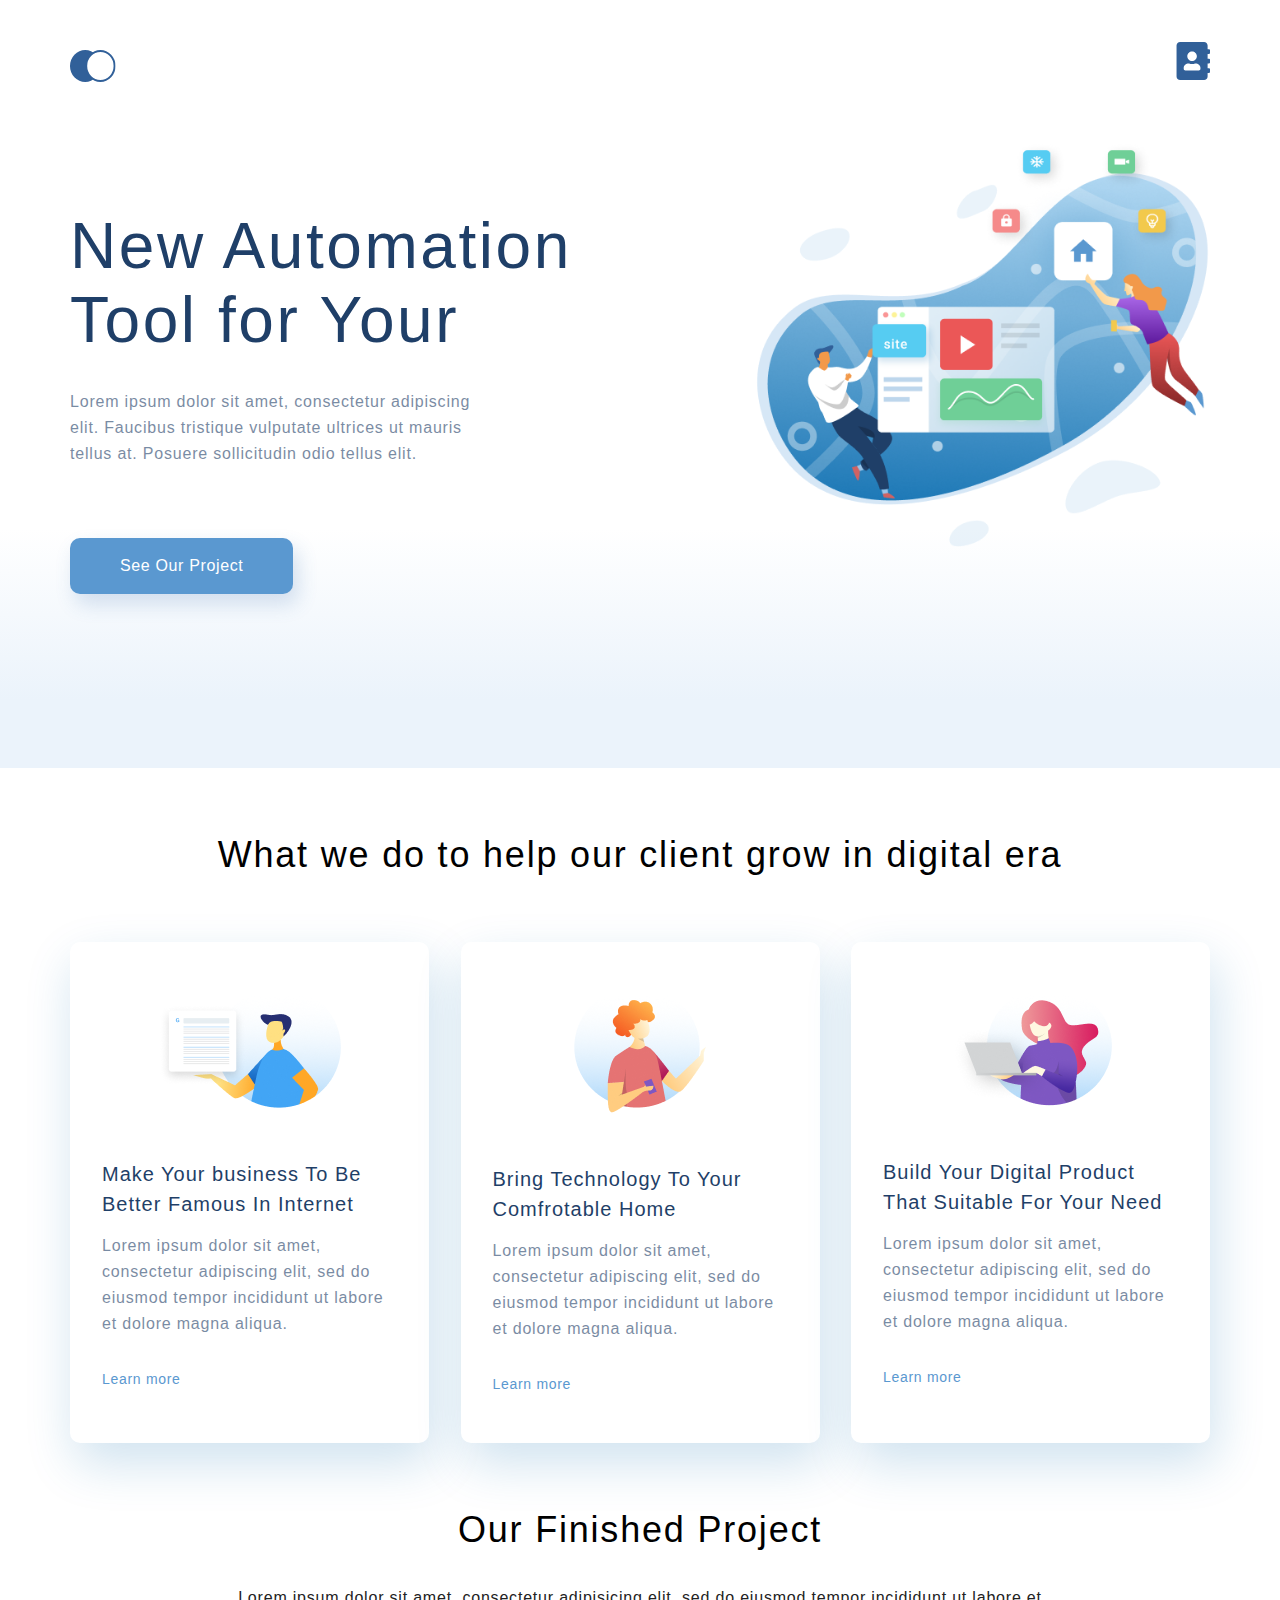
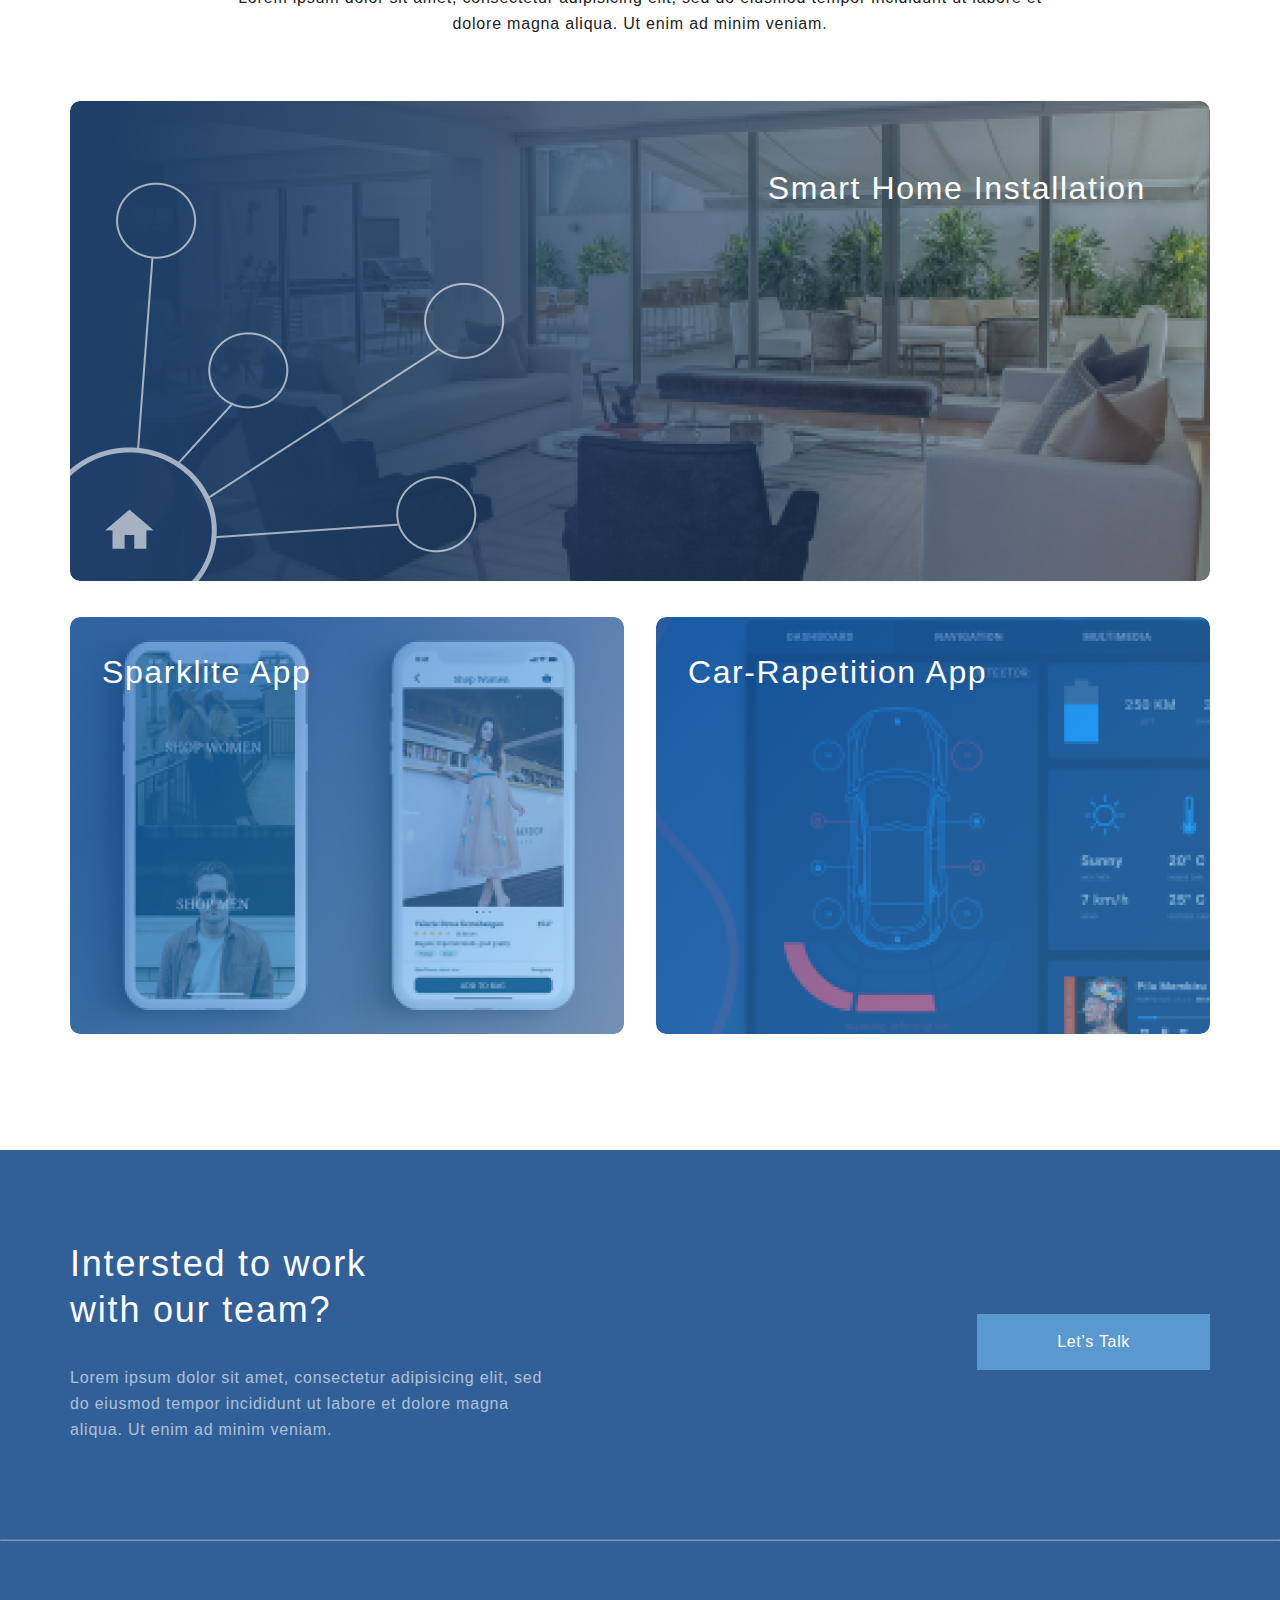
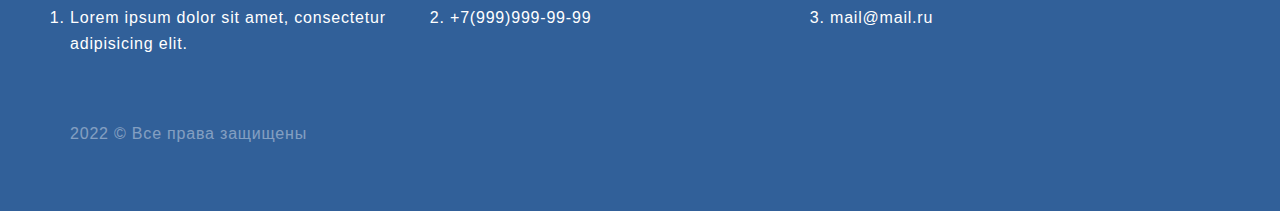
<file: index.html>
<!DOCTYPE html>
<html lang="en">

<head>
    <meta charset="UTF-8">
    <meta http-equiv="X-UA-Compatible" content="IE=edge">
    <meta name="viewport" content="width=device-width, initial-scale=1.0">
    <title>Document</title>
    <link rel="stylesheet" href="style.css">
</head>

<body>
    <div class="wrapper">
        <div class="top__content">
            <div class="top">
                <div class="container top__box">
                    <ul class="header">
                        <li class="menu-list"><a href="index.html"><img src="img/logo.svg" alt="logo"></a></li>
                        <li class="menu-list"><a href="contacts.html"><img src="img/contacts.svg" alt="contacts"></a>
                        </li>
                    </ul>
                    <div class="top__info">
                        <h1 class="top-heading">New Automation Tool for Your</h1>
                        <p class="text top-text">Lorem ipsum dolor sit amet, consectetur adipiscing elit. Faucibus
                            tristique
                            vulputate ultrices ut mauris tellus at. Posuere sollicitudin odio tellus elit.</p>
                        <a href="#" class="top__button">See Our Project</a>
                    </div>
                </div>
            </div>
            <div class="what-we-do container">
                <h3 class="heading_h3">What we do to help our client grow in digital era</h3>
                <div class="card-box">
                    <div class="card">
                        <img class="card__img" src="img/card_1.png" alt="card_1">
                        <h4 class="heading-mini">Make Your business To Be Better Famous In Internet</h4>
                        <p class="text card-text">Lorem ipsum dolor sit amet, consectetur adipiscing elit, sed do
                            eiusmod tempor
                            incididunt ut labore et dolore magna aliqua. </p>
                        <a class="card__link" href="#">Learn more</a>
                    </div>
                    <div class="card">
                        <img class="card__img" src="img/card_2.png" alt="card_2">
                        <h4 class="heading-mini">Bring Technology To Your Comfrotable Home</h4>
                        <p class="text card-text">Lorem ipsum dolor sit amet, consectetur adipiscing elit, sed do
                            eiusmod tempor
                            incididunt ut labore et dolore magna aliqua. </p>
                        <a class="card__link" href="#">Learn more</a>
                    </div>
                    <div class="card">
                        <img class="card__img" src="img/card_3.png" alt="card_3">
                        <h4 class="heading-mini">Build Your Digital Product That Suitable For Your Need</h4>
                        <p class="text card-text">Lorem ipsum dolor sit amet, consectetur adipiscing elit, sed do
                            eiusmod tempor
                            incididunt ut labore et dolore magna aliqua.</p>
                        <a class="card__link" href="#">Learn more</a>
                    </div>
                </div>
            </div>
            <div class="project container">
                <h3 class="heading_h3">Our Finished Project</h3>
                <p class="text text_project">Lorem ipsum dolor sit amet, consectetur adipisicing elit, sed do eiusmod
                    tempor
                    incididunt ut
                    labore et dolore magna aliqua. Ut enim ad minim veniam.</p>
                <div class="project__item">
                    <img class="project__img" src="img/project_1.png" alt="project_1">
                    <p class="project__text">Smart Home Installation</p>
                </div>
                <div class="project__parent">
                    <div class="project__item project__item_margin">
                        <img class="project__img" src="img/project_2.png" alt="project_2">
                        <p class="project__text project__text_mini">Sparklite App</p>
                    </div>
                    <div class="project__item">
                        <img class="project__img" src="img/project_3.png" alt="project_3">
                        <p class="project__text project__text_mini">Car-Rapetition App</p>
                    </div>
                </div>
            </div>
        </div>
        <div class="footer">
            <div class="footer__top container">
                <div class="footer__content">
                    <h3 class="heading_h3 footer-head">Intersted to work with our team?</h3>
                    <p class="text footer-text">Lorem ipsum dolor sit amet, consectetur adipisicing elit, sed do eiusmod
                        tempor incididunt ut labore et dolore magna aliqua. Ut enim ad minim veniam.</p>
                </div>
                <a href="#" class="footer__button">Let’s&nbsp;Talk</a>
            </div>
            <hr>
            <div class="footer__bottom container">
                <ol class="footer-info">
                    <li class="footer-list"> Lorem ipsum dolor sit amet, consectetur adipisicing elit.</li>
                    <li class="footer-list"> +7(999)999-99-99</li>
                    <li class="footer-list"> mail@mail.ru</li>
                </ol>
                <div class="footer__copy">
                    <p class="text__copy">2022 &copy; Все права защищены</p>
                </div>
            </div>
        </div>
    </div>
</body>

</html>
</file>
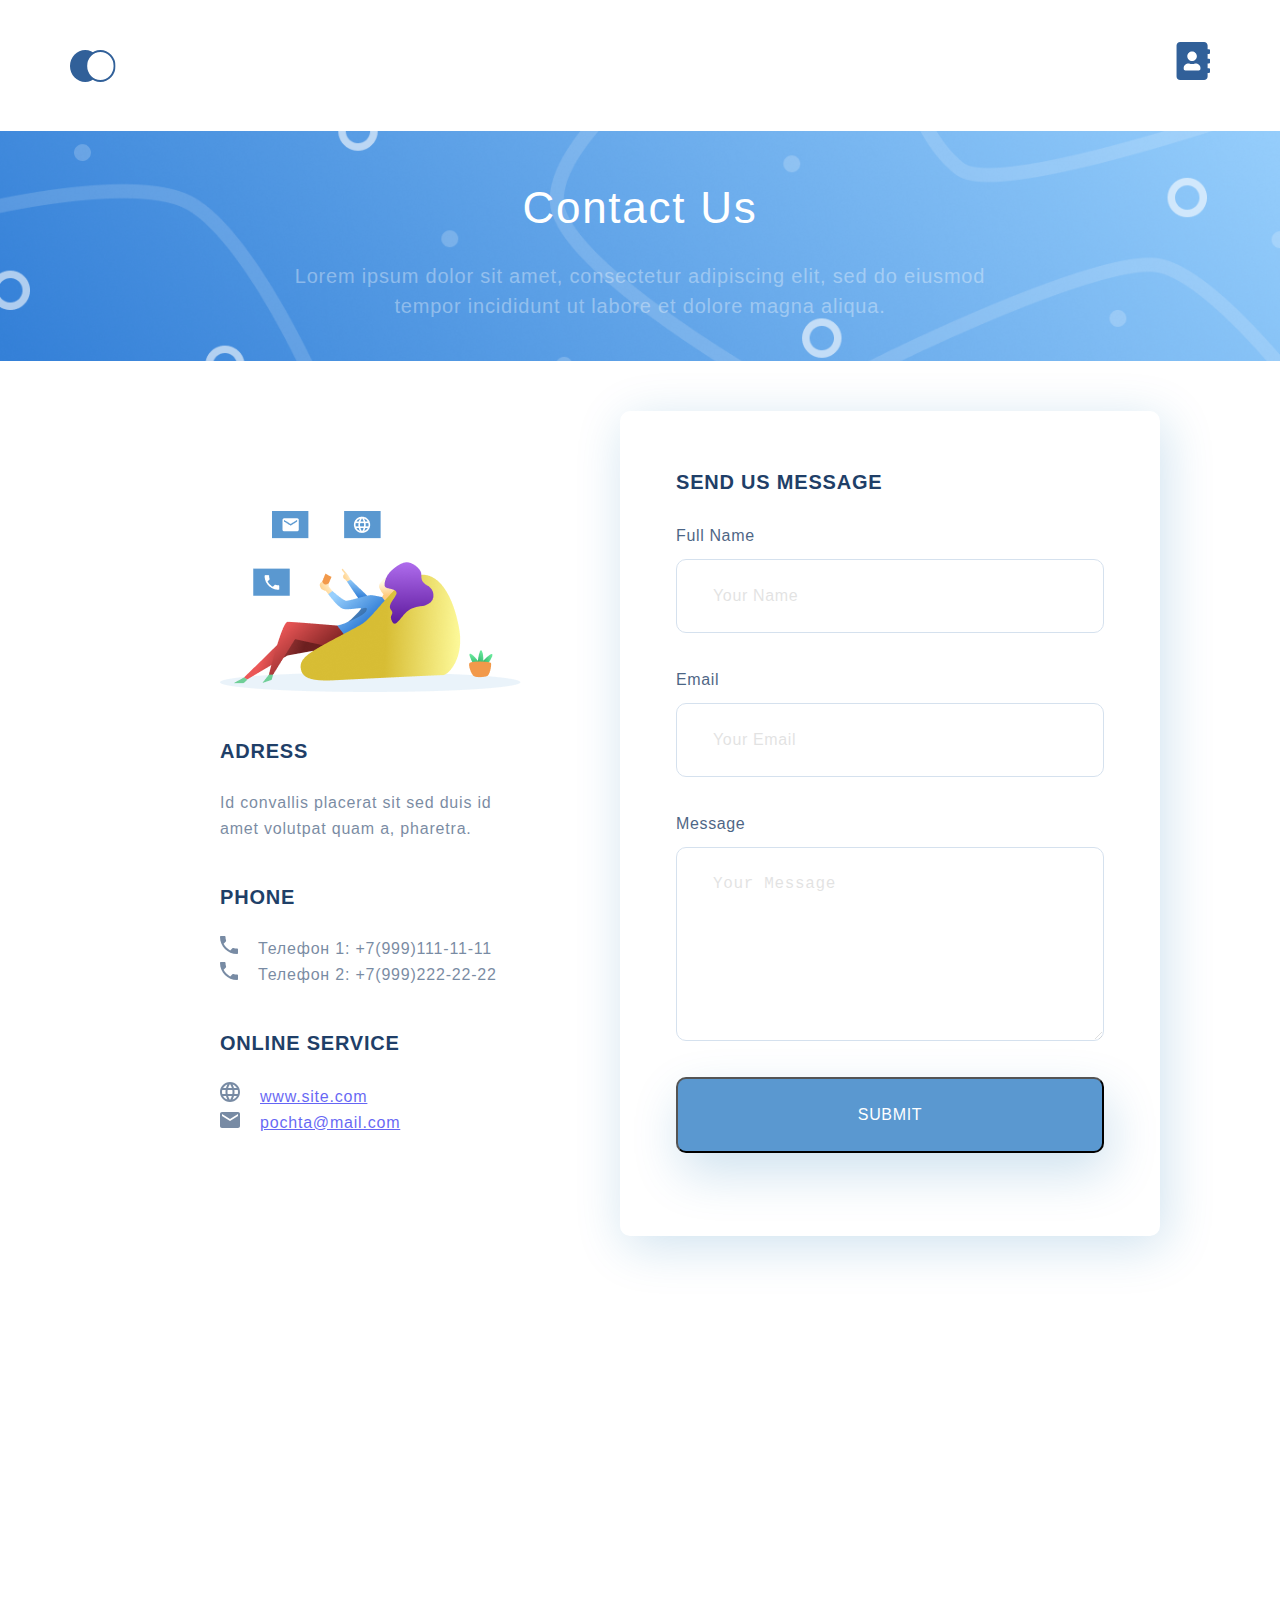
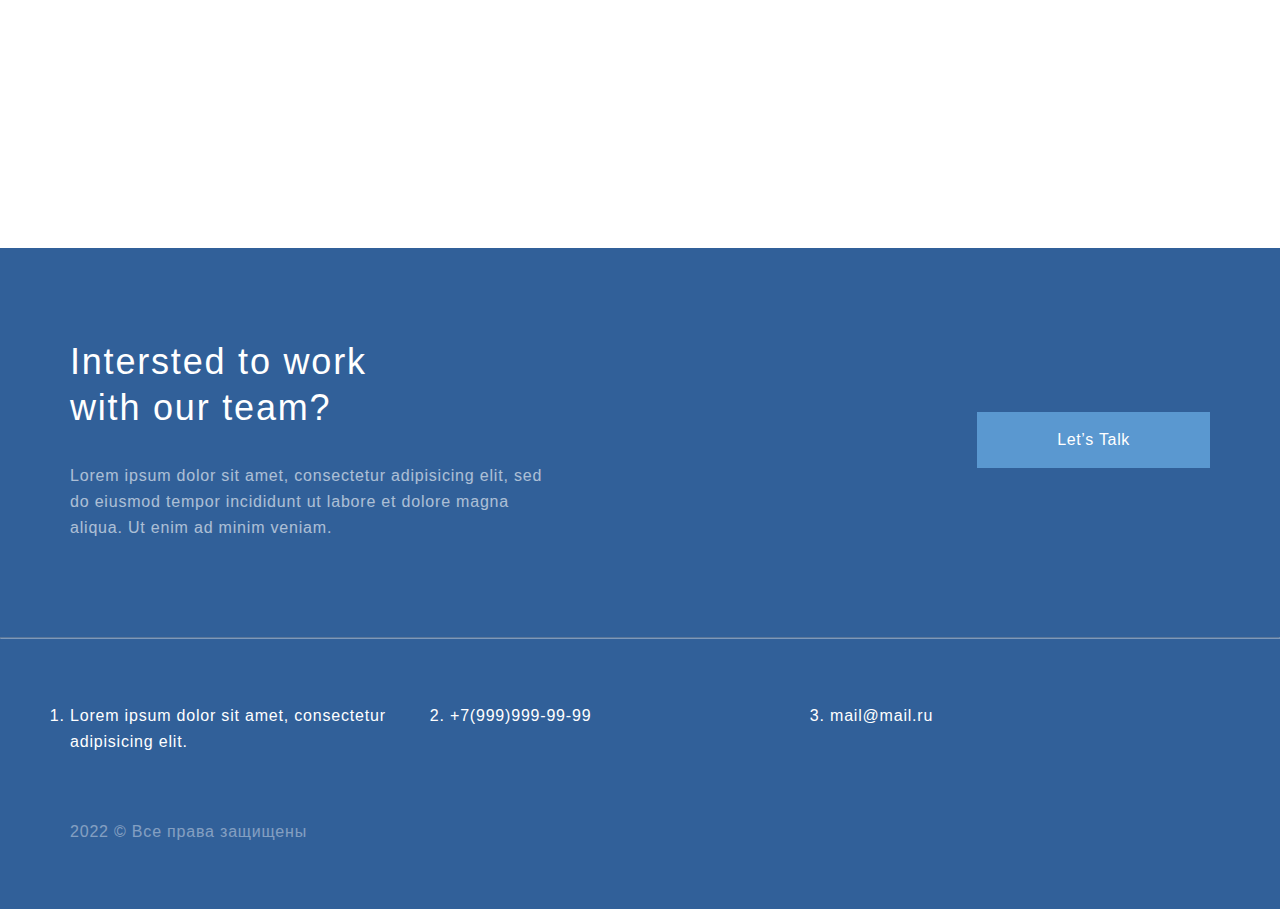
<file: contacts.html>
<!DOCTYPE html>
<html lang="en">

<head>
    <meta charset="UTF-8">
    <meta http-equiv="X-UA-Compatible" content="IE=edge">
    <meta name="viewport" content="width=device-width, initial-scale=1.0">
    <title>Document</title>
    <link rel="stylesheet" href="style.css">
</head>

<body>
    <div class="wrapper">
        <div class="top__content">
            <div class="contact__top container">
                <ul class="header">
                    <li class="menu-list"><a href="index.html"><img src="img/logo.svg" alt="logo"></a></li>
                    <li class="menu-list"><a href="contacts.html"><img src="img/contacts.svg" alt="contacts"></a></li>
                </ul>
            </div>
            <div class="contact-header">
                <div class="container">
                    <h2 class="heading_cont">Contact Us</h2>
                    <p class="text text-cont">Lorem ipsum dolor sit amet, consectetur adipiscing elit, sed do eiusmod
                        tempor
                        incididunt ut labore et dolore magna aliqua.</p>
                </div>
            </div>
            <form action="#" class="container main">
                <div class="contact-info">
                    <img src="img/contact_ico.png" alt="image contacts" title="Изображение контактов">
                    <h4 class="heading-mini cont-mini">Adress</h4>
                    <p class="text">Id convallis placerat sit sed duis id amet volutpat quam a, pharetra.</p>
                    <h4 class="heading-mini cont-mini">Phone</h4>
                    <ul class="phone">
                        <li class="phone__number text">Телефон 1: +7(999)111-11-11</li>
                        <li class="phone__number text">Телефон 2: +7(999)222-22-22</li>
                    </ul>
                    <h4 class="heading-mini cont-mini">Online service</h4>
                    <ul class="link text">
                        <li class="link__list"><a href="#" target="_blank">www.site.com</a></li>
                        <li class="link__list"><a href="#" target="_blank">pochta@mail.com</a></li>
                    </ul>
                </div>
                <div class="form">
                    <div class="form__content">
                        <h4 class="heading-mini cont-mini">Send us message</h4>
                        <p class="form__text">Full Name</p>
                        <input type="text" class="input input__text" placeholder="Your Name"><br>
                        <p class="form__text">Email</p>
                        <input type="email" class="input input__text" placeholder="Your Email"><br>
                        <p class="form__text">Message</p>
                        <textarea cols="40" rows="5" class="input input__text"
                            placeholder="Your Message"></textarea><br>
                        <button type="submit" class="submit">submit</button>
                    </div>
                </div>
            </form>
            <div class="container__map">
                <script type="text/javascript" style="display: block; width: 100%; height: 400px;" charset="utf-8" async
                    src="https://api-maps.yandex.ru/services/constructor/1.0/js/?um=constructor%3A2edd9ba0a1a27ba4f97fccf38b9c15118ed04c5df80a411c9aaff5c67d1a126a&amp;width=100%25&amp;height=400&amp;lang=ru_RU&amp;scroll=true"></script>
            </div>
        </div>
        <div class="footer">
            <div class="footer__top container">
                <div class="footer__content">
                    <h3 class="heading_h3 footer-head">Intersted to work with our team?</h3>
                    <p class="text footer-text">Lorem ipsum dolor sit amet, consectetur adipisicing elit, sed do eiusmod
                        tempor incididunt ut labore et dolore magna aliqua. Ut enim ad minim veniam.</p>
                </div>
                <a href="#" class="footer__button">Let’s&nbsp;Talk</a>
            </div>
            <hr>
            <div class="footer__bottom container">
                <ol class="footer-info">
                    <li class="footer-list"> Lorem ipsum dolor sit amet, consectetur adipisicing elit.</li>
                    <li class="footer-list"> +7(999)999-99-99</li>
                    <li class="footer-list"> mail@mail.ru</li>
                </ol>
                <div class="footer__copy">
                    <p class="text__copy">2022 &copy; Все права защищены</p>
                </div>
            </div>
        </div>
    </div>
</body>

</html>
</file>
<file: style.css>
* {
  margin: 0;
  padding: 0;
}

body {
  font-family: sans-serif;
}

.wrapper {
  display: flex;
  flex-direction: column;
  min-height: 100vh;
}

.top__content {
  flex-grow: 1;
}

.container {
  max-width: 1140px;
  margin: 0 auto;
}

.top {
  min-height: 768px;
  background: linear-gradient(0deg, #EBF3FB 8.84%, rgba(152, 195, 232, 0) 31.12%);
}

.header {
  display: flex;
  justify-content: space-between;
  list-style-type: none;
  padding-top: 42px;
}

.top__box {
  display: flex;
  flex-direction: column;
  height: 100%;
}

.top__info {
  padding-top: 115px;
  flex-grow: 1;
  background-image: url(img/top_back.png);
  background-repeat: no-repeat;
  background-position: right center;
  background-size: 40%;
}

.top__button {
  font-weight: 400;
  font-size: 16px;
  line-height: 26px;
  text-align: center;
  letter-spacing: 0.04em;
  color: #FFFFFF;
  background: #5A98D0;
  box-shadow: 5px 10px 20px rgba(53, 110, 173, 0.2);
  border-radius: 10px;
  padding: 15px 50px;
  text-decoration: none;
  display: inline-block;
  margin-top: 71px;
}

.top-heading {
  width: 510px;
  font-size: 64px;
  font-weight: 300;
  color: #1F3F68;
  line-height: 74px;
  letter-spacing: 0.04em;
  margin-bottom: 32px;
}

.top-text {
  width: 425px;
}

.what-we-do {
  padding-top: 64px;
}

.heading_h3 {
  font-size: 36px;
  text-align: center;
  font-weight: 300;
  line-height: 46px;
  letter-spacing: 0.05em;
  color: #000000;
}

.heading-mini {
  font-size: 20px;
  line-height: 30px;
  color: #1F3F68;
  font-weight: 400;
  letter-spacing: 0.05em;
  margin-bottom: 14px;
}

.text {
  font-size: 16px;
  line-height: 26px;
  color: #1F3F68;
  letter-spacing: 0.05em;
  opacity: 0.6;
}

.text_project {
  width: 75%;
  margin: 32px auto 64px;
  color: #222222;
  opacity: 1;
  text-align: center;
}

.card-box {
  display: flex;
  justify-content: space-between;
  padding-top: 64px;
  padding-bottom: 64px;
}

.card {
  width: 359px;
  padding: 44px 32px;
  box-sizing: border-box;
  background: #FFFFFF;
  box-shadow: 5px 20px 50px rgba(16, 112, 177, 0.2);
  border-radius: 10px;
  display: flex;
  flex-direction: column;
}

.card__img {
  align-self: center;
  margin-bottom: 51px;
}

.card__link {
  font-weight: 400;
  font-size: 14px;
  line-height: 30px;
  letter-spacing: 0.05em;
  color: #5A98D0;
  text-decoration: none;
  margin-top: 27px;
}

.project__img {
  width: 100%;
  border-radius: 10px;
}

.project__item {
  position: relative;
  flex-grow: 1;
}

.project__item_margin {
  margin-right: 32px;
}

.project__text {
  font-weight: 400;
  font-size: 32px;
  line-height: 46px;
  text-align: right;
  letter-spacing: 0.05em;
  color: #FFFFFF;
  position: absolute;
  top: 64px;
  right: 64px;
}

.project__parent {
  display: flex;
  justify-content: space-between;
  margin-top: 32px;
}

.project__text_mini {
  right: auto;
  left: 32px;
  top: 32px;
  text-align: left;
}

.footer {
  background: #316099;
  padding-top: 91px;
  padding-bottom: 64px;
  margin-top: 112px;
  flex-wrap: wrap;
}
.footer__top {
  padding-bottom: 96px;
  display: flex;
  justify-content: space-between;
  align-items: center;
  flex-wrap: wrap;
}
.footer-head {
  width: 340px;
  text-align: left;
  color: #FFFFFF;
  margin-bottom: 32px;
}
.footer-text {
  width: 495px;
  color: #FFFFFF;
}
.footer__button {
  font-weight: 400;
  font-size: 16px;
  line-height: 26px;
  text-align: center;
  letter-spacing: 0.04em;
  color: #FFFFFF;
  text-decoration: none;
  padding: 15px 80px;
  background: #5A98D0;
}
.footer hr {
  opacity: 0.4;
}
.footer-info {
  display: flex;
  justify-content: space-between;
  margin-top: 64px;
}
.footer-list {
  font-size: 16px;
  line-height: 26px;
  letter-spacing: 0.05em;
  color: #FFFFFF;
  flex-grow: 1;
  flex-basis: 33.3333%;
  margin-right: 32px;
}
.footer__copy {
  margin-top: 64px;
}
.footer .text__copy {
  font-weight: 400;
  font-size: 16px;
  line-height: 26px;
  letter-spacing: 0.05em;
  color: #FFFFFF;
  opacity: 0.4;
}

.contact-header {
  height: -webkit-fit-content;
  height: -moz-fit-content;
  height: fit-content;
  background-image: url(img/contact_us.png);
  background-size: cover;
}

.heading_cont {
  font-weight: 500;
  font-size: 44px;
  line-height: 74px;
  text-align: center;
  letter-spacing: 0.04em;
  color: #FFFFFF;
  padding-bottom: 16px;
  margin-top: revert;
  padding-top: 40px;
}

.text-cont {
  width: 750px;
  font-weight: 400;
  font-size: 20px;
  line-height: 30px;
  text-align: center;
  letter-spacing: 0.04em;
  color: rgba(255, 255, 255, 0.6);
  margin-left: auto;
  margin-right: auto;
  padding-bottom: 40px;
}

.main {
  display: flex;
  justify-content: center;
  margin-top: 50px;
  margin-bottom: 100px;
}

.contact-info {
  width: 300px;
  margin: 100px;
}

.cont-mini {
  font-weight: 500;
  letter-spacing: 0.04em;
  text-transform: uppercase;
  margin-top: 40px;
  margin-bottom: 24px;
  font-weight: bolder;
}

.phone {
  list-style-type: none;
}

.phone__number::before {
  content: url(img/phone.svg);
  margin-right: 20px;
}

.link {
  list-style-type: none;
  font-weight: 400;
  font-size: 16px;
  line-height: 26px;
  letter-spacing: 0.05em;
  color: #1F3F68;
}

.link__list:first-child::before {
  content: url(img/web.svg);
  margin-right: 20px;
}

.link__list:last-child::before {
  content: url(img/mail.svg);
  margin-right: 20px;
}

.form {
  width: 540px;
  background: #FFFFFF;
  box-shadow: 5px 10px 50px rgba(16, 112, 177, 0.2);
  border-radius: 10px;
}

.form__content {
  margin: 56px;
}

.form__text {
  padding-bottom: 8px;
  font-weight: 400;
  font-size: 16px;
  line-height: 30px;
  letter-spacing: 0.04em;
  color: #1F3F68;
  opacity: 0.8;
}

.input {
  width: -webkit-fill-available;
  opacity: 0.4;
  border: 1px solid #356EAD;
  border-radius: 10px;
  padding: 21px 36px;
  margin-bottom: 32px;
}

.input__text {
  font-weight: 300;
  font-size: 16px;
  line-height: 30px;
  letter-spacing: 0.04em;
  color: #1F3F68;
  opacity: 0.2;
}

.submit {
  background: #5A98D0;
  box-shadow: 5px 20px 50px rgba(16, 112, 177, 0.2);
  border-radius: 10px;
  font-weight: 500;
  font-size: 16px;
  line-height: 26px;
  text-align: center;
  letter-spacing: 0.04em;
  color: #FFFFFF;
  padding: 23px;
  width: -webkit-fill-available;
  text-transform: uppercase;
}

@media (max-width: 1024px) {
  .container {
    padding-left: 32px;
    padding-right: 32px;
  }
  .top__info {
    background-position: right 195px;
  }
  .card-box {
    flex-direction: column;
    align-items: center;
  }
  .card {
    margin-bottom: 32px;
  }
  .footer {
    padding-top: 48px;
  }
  .footer__top {
    padding-bottom: 64px;
  }
  .footer__button {
    padding: 4px 31px;
  }
  .footer-info {
    flex-direction: column;
  }
  .footer-list {
    margin-bottom: 24px;
  }
  .header {
    padding-top: 18px;
  }
  .text-cont {
    width: 100%;
  }
  .main {
    flex-direction: column;
    align-items: center;
    margin-bottom: 64px;
  }
  .contact-info {
    margin: 0;
  }
  .form {
    margin-top: 64px;
  }
  .container__map {
    padding-left: 0;
    padding-right: 0;
  }
}
@media (max-width: 667px) {
  .header {
    padding-top: 24px;
  }
  .top {
    min-height: 376px;
    padding-bottom: 41px;
    box-sizing: border-box;
  }
  .top__info {
    padding-top: 36px;
    display: flex;
    flex-direction: column;
    align-items: center;
    background-image: none;
  }
  .top-heading {
    width: 100%;
    font-weight: 300;
    font-size: 32px;
    line-height: 38px;
    margin-bottom: 12px;
    text-align: center;
  }
  .top-text {
    width: 100%;
    text-align: center;
  }
  .top__button {
    font-weight: 400;
    font-size: 12px;
    padding: 0 8px;
  }
  .heading_h3 {
    font-size: 24px;
    line-height: 28px;
  }
  .what-we-do {
    padding-top: 48px;
  }
  .card-box {
    padding-top: 32px;
  }
  .card {
    width: 100%;
  }
  .text_project {
    width: 100%;
  }
  .project__text {
    font-size: 16px;
    line-height: 19px;
    top: 16px;
    right: 16px;
  }
  .project__text_mini {
    left: 16px;
  }
  .project__parent {
    flex-direction: column;
    margin-top: 16px;
  }
  .project__item_margin {
    margin-right: 0;
    margin-bottom: 16px;
  }
  .footer {
    padding-top: 18px;
    padding-bottom: 32px;
  }
  .footer__top {
    flex-direction: column;
    text-align: center;
    padding-bottom: 43px;
  }
  .footer__content {
    width: 100%;
  }
  .footer-head {
    width: 75%;
    margin: 0 auto 32px;
    text-align: center;
  }
  .footer-text {
    width: 100%;
    text-align: center;
    margin-bottom: 40px;
  }
  .footer__bottom {
    padding-left: 32px;
    padding-right: 32px;
  }
  .footer-info {
    margin-top: 32px;
  }
  .footer-list {
    margin-bottom: 18px;
  }
  .footer__copy {
    margin-top: 32px;
  }
  .heading_cont {
    font-size: 24px;
    line-height: 28px;
  }
  .text-cont {
    width: 100%;
    font-size: 16px;
    letter-spacing: normal;
  }
  .main {
    margin-top: 32px;
    margin-bottom: 32px;
  }
  .form {
    width: 100%;
    margin-top: 32px;
  }
  .cont-mini {
    margin-top: 34px;
  }
  .form__content {
    margin: 32px auto 0;
    padding: 0 35px 35px;
  }
  .form__text {
    font-size: 14px;
    line-height: 30px;
    padding-bottom: 5px;
  }
  .input {
    padding: 13px;
    margin-bottom: 20px;
  }
  .submit {
    padding: 5px;
  }
  .footer {
    margin-top: 32px;
  }
}/*# sourceMappingURL=style.css.map */
</file>
